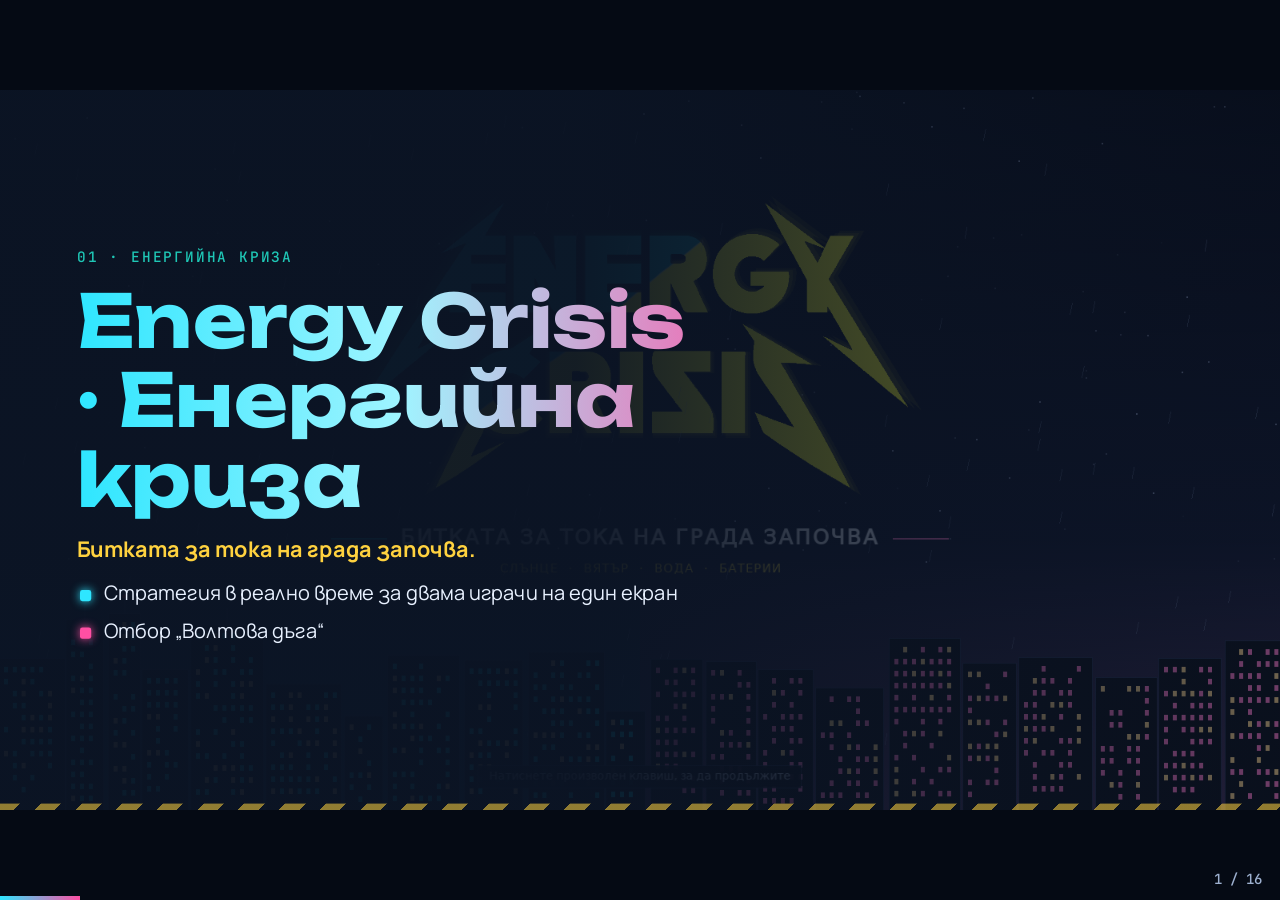
<file: presentation/index.html>
<!doctype html>
<html lang="bg">
<head>
<meta charset="utf-8">
<meta name="viewport" content="width=device-width,initial-scale=1">
<title>Energy Crisis · Волтова дъга</title>
<link rel="stylesheet" href="fonts/faces.css">
<style>
/* Arcade Neon deck: navy ground, P1 cyan, P2 pink, logo teal and yellow. 16:9 stage scaled to the window. */
:root {
  --ground: #0b1424; --panel: #111d33; --line: #1f3355; --text: #e8f1ff; --muted: #9db0cf;
  --cyan: #2ee6ff; --pink: #ff4fa3; --teal: #1fc7b6; --volt: #ffd23f;
  --display: "Unbounded", "Bahnschrift", "Segoe UI", sans-serif;
  --body: "Manrope", "Segoe UI", system-ui, sans-serif;
  --mono: "JetBrains Mono", Consolas, monospace;
}
* { box-sizing: border-box; }
html, body { margin: 0; height: 100%; background: #050a14; color: var(--text); font-family: var(--body); overflow: hidden; }
#stage { position: absolute; left: 50%; top: 50%; width: 1600px; height: 900px; transform-origin: 0 0; }
.slide { position: absolute; inset: 0; display: none; padding: 80px 96px 90px; gap: 56px;
  background: radial-gradient(1200px 700px at 85% 10%, rgba(46,230,255,.10), transparent 60%),
              radial-gradient(900px 600px at 0% 100%, rgba(255,79,163,.10), transparent 60%), var(--ground); }
.slide.active { display: flex; animation: in .45s ease both; }
@keyframes in { from { opacity: 0; transform: translateY(14px); } to { opacity: 1; transform: none; } }
@media (prefers-reduced-motion: reduce) { .slide.active { animation: none; } }
.slide::after { content: ""; position: absolute; left: 0; right: 0; bottom: 0; height: 8px;
  background: repeating-linear-gradient(135deg, var(--volt) 0 18px, transparent 18px 36px); opacity: .55; }
.copy { flex: 1 1 0; min-width: 0; display: flex; flex-direction: column; justify-content: center; gap: 18px; }
.media { flex: 1.15 1 0; min-width: 0; display: flex; flex-direction: column; justify-content: center; gap: 22px; }
.split.two .media figure { max-height: 340px; }
.kicker { font-family: var(--mono); font-size: 18px; letter-spacing: .14em; text-transform: uppercase; color: var(--teal); }
h2 { font-family: var(--display); font-weight: 700; font-size: 54px; line-height: 1.08; margin: 0; text-wrap: balance;
  background: linear-gradient(90deg, var(--cyan), #9ff4ff 45%, var(--pink)); -webkit-background-clip: text; background-clip: text; color: transparent; }
p { font-size: 27px; line-height: 1.45; margin: 0; color: var(--text); max-width: 34ch; }
.text p, .title p { max-width: 52ch; }
ul { margin: 0; padding: 0; list-style: none; display: grid; gap: 12px; }
li { font-size: 25px; line-height: 1.4; padding-left: 34px; position: relative; color: var(--text); }
li::before { content: ""; position: absolute; left: 4px; top: .55em; width: 14px; height: 14px; border-radius: 3px;
  background: var(--cyan); box-shadow: 0 0 12px var(--cyan); }
li:nth-child(even)::before { background: var(--pink); box-shadow: 0 0 12px var(--pink); }
b { color: var(--volt); font-weight: 700; }
code { font-family: var(--mono); font-size: .85em; color: var(--cyan); background: rgba(46,230,255,.08); padding: 1px 8px; border-radius: 6px; border: 1px solid rgba(46,230,255,.25); }
figure { margin: 0; border-radius: 14px; overflow: hidden; border: 2px solid var(--line); background: #000;
  box-shadow: 0 0 0 1px rgba(46,230,255,.25), 0 0 36px rgba(46,230,255,.18), 0 24px 60px rgba(0,0,0,.55); }
figure img { display: block; width: 100%; height: 100%; object-fit: cover; }
table { border-collapse: collapse; font-size: 21px; width: 100%; }
th, td { text-align: left; padding: 9px 14px; border-bottom: 1px solid var(--line); }
th { font-family: var(--mono); font-size: 16px; letter-spacing: .08em; text-transform: uppercase; color: var(--teal); }
td:first-child { color: var(--volt); font-weight: 700; }
.title { flex-direction: column; justify-content: center; align-items: flex-start;
  background: linear-gradient(90deg, rgba(11,20,36,.96) 0 45%, rgba(11,20,36,.55)), url(img/s01-intro.png) center/cover; }
.title .copy { flex: 0 0 auto; max-width: 900px; }
.title h2 { font-size: 92px; }
.title .media { display: none; }
.text li { font-size: 34px; } .text p { font-size: 34px; } .text h2 { font-size: 64px; } .text .copy { gap: 26px; } .text ul { gap: 20px; }
.notes { display: none; }
#bar { position: fixed; left: 0; bottom: 0; height: 4px; background: linear-gradient(90deg, var(--cyan), var(--pink)); transition: width .3s; }
#count { position: fixed; right: 18px; bottom: 12px; font-family: var(--mono); font-size: 14px; color: var(--muted); }
body.shownotes .slide.active .notes { display: block; position: absolute; left: 96px; right: 96px; bottom: 20px; font-size: 20px; color: var(--muted);
  background: rgba(5,10,20,.9); border: 1px solid var(--line); border-radius: 10px; padding: 12px 16px; }
@media print {
  @page { size: 1600px 900px; margin: 0; }
  html, body { overflow: visible; height: auto; background: var(--ground); }
  #stage { position: static; transform: none !important; width: 1600px; height: auto; }
  .slide { display: flex !important; position: relative; width: 1600px; height: 900px; page-break-after: always; animation: none !important; }
  #bar, #count { display: none; }
}
</style>
</head>
<body>
<div id="stage">
<section class="slide title" data-n="1"><div class="copy"><div class="kicker">01 · Енергийна криза</div><h2>Energy Crisis · Енергийна криза</h2><p><b>Битката за тока на града започва.</b></p><ul><li>Стратегия в реално време за двама играчи на един екран</li><li>Отбор „Волтова дъга“</li></ul></div><div class="media"><figure><img src="img/logo.png" alt=""></figure><figure><img src="img/s01-intro.png" alt=""></figure></div><aside class="notes">(0:00–0:15) Здравейте, ние сме отбор „Волтова дъга“, а това е Energy Crisis. Игра, в която двама играчи се борят да захранят един и същ град. Ще ви покажем защо това е по-трудно, отколкото звучи.</aside></section>
<section class="slide split" data-n="2"><div class="copy"><div class="kicker">02 · Енергийна криза</div><h2>21:00 ч. Зимна вечер. Няма вятър.</h2><p><b>Слънцето залезе преди три часа, а целият град току-що пусна печките и телевизорите. Откъде ще дойде токът?</b></p></div><div class="media"><figure><img src="img/s05-night.png" alt=""></figure></div><aside class="notes">(0:15–0:30) Представете си, че отговаряте за тока на цял град точно в този момент. Слънчевите панели дават нула, турбините стоят. Този въпрос е в основата на нашата игра.</aside></section>
<section class="slide text" data-n="3"><div class="copy"><div class="kicker">03 · Енергийна криза</div><h2>Проблемът: енергийният преход</h2><ul><li>България произвежда ток главно от АЕЦ „Козлодуй“ и въглищни централи като „Марица-изток“</li><li>Слънцето и вятърът са чисти, но <b>не работят по поръчка</b>: нощ, облаци, безветрие, зима</li><li>Най-голямото търсене е вечер (<b>вечерен пик</b>), точно когато слънцето вече е залязло</li><li>Истинският въпрос: <b>как да сменим източниците, без градът да угасне?</b></li></ul></div><aside class="notes">(0:30–0:55) Чистата енергия е лесна на хартия и трудна в девет вечерта. Слънцето дава най-много по обед, а хората имат нужда от ток вечер. Тази празнина между производството и търсенето е реален проблем за всяка енергийна система, включително нашата.</aside></section>
<section class="slide split" data-n="4"><div class="copy"><div class="kicker">04 · Енергийна криза</div><h2>Играта с едно изречение</h2><p><b>Двама енергийни магнати захранват един град. Който го захранва по-надеждно, печели територия.</b></p><ul><li><b>Добиваш</b> ресурси → <b>строиш</b> централи → <b>захранваш</b> града</li><li>Всяка сутрин в <b>06:00</b> градът проверява кой се е справил по-добре</li><li>Победа при <b>85%</b> от града или най-голям дял след ден 20</li><li>Срещу приятел на една клавиатура или срещу бот</li></ul></div><div class="media"><figure><img src="img/wave-a-game.png" alt=""></figure></div><aside class="notes">(0:55–1:15) Лявата половина е Западът, дясната е Изтокът, а по средата е градът. Добиваш дърво, желязо, мед и силиций, строиш слънчеви панели, турбини, ВЕЦ и батерии. Цялата игра е тази проста верига, но всяко звено крие решение.</aside></section>
<section class="slide split two" data-n="5"><div class="copy"><div class="kicker">05 · Енергийна криза</div><h2>Един ден от мача</h2><ul><li>Един игрови ден трае <b>90 секунди</b>, а мачът е около <b>20 дни</b> с <b>4 сезона</b></li><li>Време по сектори: слънце, дъжд, вятър, буря; зимата носи къс ден и сняг</li><li>Нощем слънцето дава 0 MW: печелят батериите, ВЕЦ и вятърът</li><li><b>06:00 · Отчет на града:</b> кой каква част от нуждата е покрил, до <b>12%</b> територия се мести</li></ul></div><div class="media"><figure><img src="img/s05-day.png" alt=""></figure><figure><img src="img/s05-night.png" alt=""></figure></div><aside class="notes">(1:15–1:40) За 20 минути играчът преживява цяла година. Всяка сутрин в 06:00 градът казва честно кой го е захранил. Ако сте пропуснали нощта, губите територия, колкото и мегавати да имате по обед.</aside></section>
<section class="slide split" data-n="6"><div class="copy"><div class="kicker">06 · Енергийна криза</div><h2>Важно е кога, а не само колко</h2><ul><li><b>Крива на търсенето:</b> вечер (17–22 ч.) градът иска до <b>1,4 пъти</b> повече, а токът се плаща по-скъпо</li><li><b>Четири квартала:</b> болница (24/7), индустрия, бизнес, домове; токът първо отива в болницата</li><li><b>Честота на мрежата 50 Hz:</b> при внезапна загуба на мощност пада; под <b>49,2 Hz</b> мощността е 70%, под <b>48 Hz</b> идва затъмнение</li><li><b>Съхранение:</b> батериите са бърз резерв, ВЕЦ дава „инерция“ на мрежата</li></ul></div><div class="media"><figure><img src="img/s06-grid-center.png" alt=""></figure></div><aside class="notes">(1:40–2:05) Тук играта става истинска енергийна система. Една слънчева централа може да изглежда силна, но ако вечер няма резерв, честотата пада и градът угасва. Точно така работят и реалните мрежи.</aside></section>
<section class="slide split" data-n="7"><div class="copy"><div class="kicker">07 · Енергийна криза</div><h2>Политика и пари</h2><ul><li><b>Градски събития:</b> 9 събития и 4 празника (Мартеница, Фестивал на розата…), обявени ден по-рано</li><li><b>Градски съвет:</b> три решения, двамата играчи гласуват тайно за 20 секунди</li><li><b>Договори и търгове:</b> градът предлага задачи, например „резерв в батериите за вечерния пик“</li><li><b>Борса и внос на ток:</b> всяка покупка вдига цената и за двамата; можеш да внесеш ток от съперника</li></ul></div><div class="media"><figure><img src="img/s07-council.png" alt=""></figure></div><aside class="notes">(2:05–2:25) Парите вече имат смисъл. Градът провежда търгове, съветът гласува, борсата реагира на търсенето. Съперникът може дори да ви продаде ток, ако реши, че това му е изгодно.</aside></section>
<section class="slide split two" data-n="8"><div class="copy"><div class="kicker">08 · Енергийна криза</div><h2>Всеки мач е различен</h2><ul><li><b>5 карти и генератор</b>, всички огледални: равни шансове за двамата</li><li><b>Терен:</b> река за ВЕЦ, хълм за вятър, ливада за слънце, гейзер; реката е обща за двамата</li><li><b>Темп, мутатори и харти:</b> БЛИЦ за 10 минути, ВЕЧНА ЗИМА, Соларен кооператив и още</li><li><b>Лаборатория:</b> 3 клона × 3 нива, на всяко ниво избираш <b>1 от 2</b> технологии</li></ul></div><div class="media"><figure><img src="img/s08-match-setup.png" alt=""></figure><figure><img src="img/s08-research.png" alt=""></figure></div><aside class="notes">(2:25–2:40) Преди мача избирате карта, темп, мутатори и стартова харта, а по време на мача и технологии. Не можете да имате всичко: всяка технология затваря друга.</aside></section>
<section class="slide split two" data-n="9"><div class="copy"><div class="kicker">09 · Енергийна криза</div><h2>Голямата енергия</h2><ul><li><b>АЕЦ:</b> 400 MW, но иска гориво всеки ден, загрява се цял ден и спира аварийно при мълния</li><li><b>Геотермална централа:</b> 70 MW денонощно, но само върху гейзер</li><li><b>Мегапроекти</b> от ден 8: Термоядрен реактор (500 MW), Космическа СЕЦ, ПАВЕЦ</li><li><b>Бедствия:</b> градушка, наводнение, пожар, земетресение; повредената сграда спира до ремонт</li></ul></div><div class="media"><figure><img src="img/s08-mega-site.png" alt=""></figure><figure><img src="img/s08-mega-progress.png" alt=""></figure></div><aside class="notes">(2:40–2:55) В късната игра идват големите решения. АЕЦ дава огромна мощност, но с гориво, бавен старт и риск. Мегапроектът се строи дни наред и двамата играчи виждат кой е по-близо до финала.</aside></section>
<section class="slide split two" data-n="10"><div class="copy"><div class="kicker">10 · Енергийна криза</div><h2>Съперници с характер</h2><ul><li>Ботът следи нуждата на града като <b>регулатор</b>: ЛЕСНО строи под нея, ТРУДНО с резерв</li><li><b>5 характера:</b> Хидро Барон, Слънчев Спринтер, Буреносец, Скъперника, Минен Магнат</li><li>Ботът ремонтира, проучва технологии, гласува в съвета и строи АЕЦ</li><li><b>НЕВЪЗМОЖНО (ОМЕГА):</b> спечели <b>180 от 180</b> симулирани мача</li></ul></div><div class="media"><figure><img src="img/s09-rivals.png" alt=""></figure><figure><img src="img/s09-omega-banner.png" alt=""></figure></div><aside class="notes">(2:55–3:15) Всеки бот играе по свой начин: Хидро Барон залага на реката, Буреносец чака бурите. Нивото НЕВЪЗМОЖНО не е нагласено на око: пуснахме 180 симулирани мача и то спечели всичките. Тестът пада, ако загуби дори веднъж.</aside></section>
<section class="slide split two" data-n="11"><div class="copy"><div class="kicker">11 · Енергийна криза</div><h2>Играта се вижда и чува</h2><ul><li><b>Кинематографично начало:</b> мълния удря логото и градът светва</li><li><b>Жив град:</b> небостъргачите растат и светят в цвета на играча, който ги захранва</li><li><b>Видима мрежа:</b> кабели и импулси, които текат по-бързо при повече MW</li><li><b>Авария в енергосистемата:</b> сирена и прозорците гаснат улица по улица</li><li><b>Процедурен звук:</b> 21 звука и музика, синтезирани от кода, без нито един звуков файл</li></ul></div><div class="media"><figure><img src="img/s10-blackout.png" alt=""></figure><figure><img src="img/s10-skyline.png" alt=""></figure></div><aside class="notes">(3:15–3:35) Искахме резултатът да се вижда без цифри. Когато някой не захрани града, чувате сирена и виждате как кварталите му угасват. А всеки звук, който ще чуете, е изчислен от програмата в момента.</aside></section>
<section class="slide split" data-n="12"><div class="copy"><div class="kicker">12 · Енергийна криза</div><h2>Какво научава играчът</h2><ul><li><b>Енергиен микс:</b> няма един перфектен източник; печели този, който ги съчетава</li><li><b>CO₂:</b> играта брои спестените тонове (около 0,4 т на MWh чиста енергия)</li><li><b>Истински компромиси:</b> мощност срещу надеждност, евтино сега срещу сигурно вечер, риск срещу разнообразие</li><li>Всичко се вижда на живо в <b>енергийното табло</b> (Tab)</li></ul></div><div class="media"><figure><img src="img/s11-dashboard.png" alt=""></figure></div><aside class="notes">(3:35–3:55) Никой не чете учебник, докато играе, но след един мач всеки разбира защо батериите и ВЕЦ са толкова важни. Играчът сам открива, че само слънце или само вятър не стигат. Това е енергийният преход, преживян, а не наизустен.</aside></section>
<section class="slide text" data-n="13"><div class="copy"><div class="kicker">13 · Енергийна криза</div><h2>Как е направена</h2><ul><li><b>C++17 + SFML 3</b>, без готов game engine</li><li><b>Детерминиран двигател:</b> фиксирана стъпка 1/60 s и RNG със seed; един seed дава един и същ мач при 30, 60 или 144 FPS</li><li><b>Правилата са отделени от графиката:</b> двигателят се тества <b>headless</b>, без прозорец</li><li><b>Процедурно съдържание:</b> иконите се рисуват с код, звукът се синтезира с код</li></ul></div><aside class="notes">(3:55–4:15) Написахме всичко на C++ със SFML, за да разберем как работи една игра отвътре. Правилата живеят отделно от картинката, затова можем да изиграем хиляди дни без прозорец. И понеже двигателят е детерминиран, един и същ seed дава абсолютно същия мач.</aside></section>
<section class="slide text" data-n="14"><div class="copy"><div class="kicker">14 · Енергийна криза</div><h2>Качество в числа</h2><ul><li><b>48</b> поправени грешки, всяка с регресионен тест</li><li><b>Над 13 000</b> автоматични проверки и стрес тест: <b>360</b> пълни мача, около <b>35 милиона</b> кадъра, <b>21</b> правила след всяка стъпка</li><li><b>Layout lint:</b> автоматична проверка, че всеки текст се побира в своята рамка</li><li><b>Text pooling:</b> кадърът падна от <b>~70 ms</b> на <b>~16 ms</b></li></ul></div><aside class="notes">(4:15–4:35) Отнесохме се към играта като към истински продукт. Например градът отчиташе деня два пъти, а батериите създаваха енергия от нищото; всяка такава грешка вече има тест, който не позволява да се върне. Дори проверката дали надписите се побират е автоматична.</aside></section>
<section class="slide split two" data-n="15"><div class="copy"><div class="kicker">15 · Енергийна криза</div><h2>Демо на живо: режим за журито (F9)</h2><ul><li><b>Един клавиш</b> пуска готов 3-минутен мач с надписи</li><li>Фиксиран seed и фиксирана стъпка: <b>всеки път е еднакво</b>, на сцената нищо не може да се обърка</li><li>Показва: добив, първи централи, ден и нощ, буря и мълния, отчети в 06:00, сезони, победа</li></ul></div><div class="media"><figure><img src="img/s14-cap-1.png" alt=""></figure><figure><img src="img/s14-cap-5.png" alt=""></figure></div><aside class="notes">(4:35–7:35) Сега ще видите играта на живо: натискаме F9 в главното меню. Говорим върху надписите: „Енергията буквално тече по кабелите към града“, „Слънцето залезе: който има батерии, продължава“, „Всяка сутрин градът проверява кой го е захранил“. Ако времето е малко, спираме след 1:30 с произволен клавиш.</aside></section>
<section class="slide split two" data-n="16"><div class="copy"><div class="kicker">16 · Енергийна криза</div><h2>Благодарим ви!</h2><p><b>Energy Crisis превръща енергийния преход от урок в състезание.</b></p><ul><li>Отбор „Волтова дъга“</li><li>Кодът и документацията: github.com/navigamer123/Energy-Crisis</li><li>Въпроси?</li></ul></div><div class="media"><figure><img src="img/logo.png" alt=""></figure><figure><img src="img/s01-intro.png" alt=""></figure></div><aside class="notes">(7:35–8:00) Всеки член на отбора казва с едно изречение какво е направил. Завършваме с изречението от слайда и каним журито да опита играта: един от тях срещу друг или срещу бота на ТРУДНО.</aside></section>

</div>
<div id="bar"></div><div id="count"></div>
<script>
(function () {
  var slides = [].slice.call(document.querySelectorAll('.slide'));
  var stage = document.getElementById('stage');
  var i = Math.max(0, Math.min(slides.length - 1, (parseInt(location.hash.slice(1), 10) || 1) - 1));
  function fit() {
    var s = Math.min(window.innerWidth / 1600, window.innerHeight / 900);
    stage.style.transform = 'scale(' + s + ') translate(-50%, -50%)';
    stage.style.transformOrigin = '0 0';
    stage.style.left = '50%'; stage.style.top = '50%';
    stage.style.transform = 'translate(-50%, -50%) scale(' + s + ')';
    stage.style.transformOrigin = 'center center';
  }
  function show(n) {
    i = Math.max(0, Math.min(slides.length - 1, n));
    slides.forEach(function (s, k) { s.classList.toggle('active', k === i); });
    document.getElementById('bar').style.width = ((i + 1) / slides.length * 100) + '%';
    document.getElementById('count').textContent = (i + 1) + ' / ' + slides.length;
    history.replaceState(null, '', '#' + (i + 1));
  }
  document.addEventListener('keydown', function (e) {
    if (['ArrowRight', 'PageDown', ' ', 'Enter'].indexOf(e.key) >= 0) { e.preventDefault(); show(i + 1); }
    else if (['ArrowLeft', 'PageUp', 'Backspace'].indexOf(e.key) >= 0) { e.preventDefault(); show(i - 1); }
    else if (e.key === 'Home') show(0);
    else if (e.key === 'End') show(slides.length - 1);
    else if (e.key === 'n' || e.key === 'N') document.body.classList.toggle('shownotes');
    else if (e.key === 'f' || e.key === 'F') { if (!document.fullscreenElement) document.documentElement.requestFullscreen(); else document.exitFullscreen(); }
  });
  document.addEventListener('click', function (e) { show(e.clientX > window.innerWidth / 3 ? i + 1 : i - 1); });
  window.addEventListener('resize', fit);
  if (location.search.indexOf('print') < 0) { fit(); show(i); }
})();
</script>
</body>
</html>
</file>
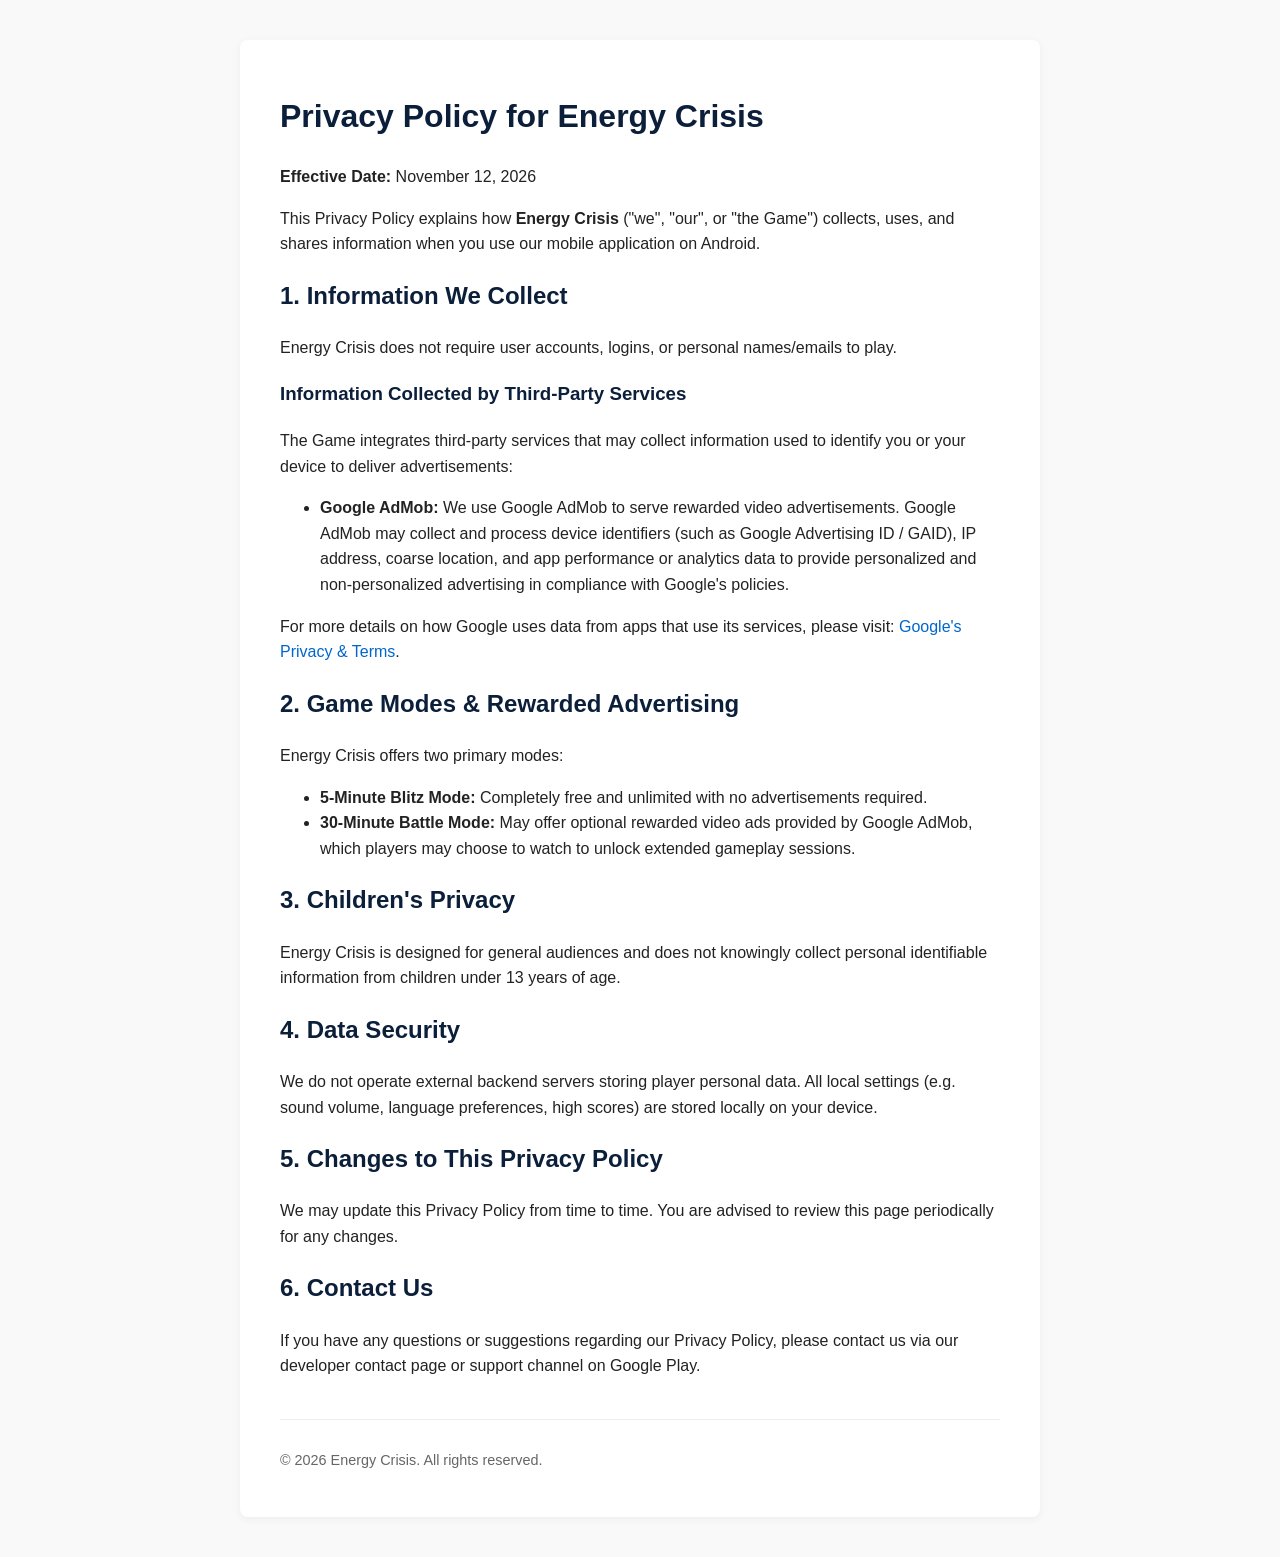
<file: playstore_assets/privacy_policy.html>
<!DOCTYPE html>
<html lang="en">
<head>
    <meta charset="UTF-8">
    <meta name="viewport" content="width=device-width, initial-scale=1.0">
    <title>Privacy Policy - Energy Crisis</title>
    <style>
        body {
            font-family: -apple-system, BlinkMacSystemFont, "Segoe UI", Roboto, Helvetica, Arial, sans-serif;
            line-height: 1.6;
            color: #222;
            max-width: 800px;
            margin: 40px auto;
            padding: 0 20px;
            background: #f9f9f9;
        }
        .container {
            background: #ffffff;
            padding: 30px 40px;
            border-radius: 8px;
            box-shadow: 0 2px 10px rgba(0,0,0,0.05);
        }
        h1, h2, h3 {
            color: #0b1f3a;
        }
        a {
            color: #0066cc;
            text-decoration: none;
        }
        a:hover {
            text-decoration: underline;
        }
        footer {
            margin-top: 40px;
            font-size: 0.9em;
            color: #666;
            border-top: 1px solid #eee;
            padding-top: 15px;
        }
    </style>
</head>
<body>
<div class="container">
    <h1>Privacy Policy for Energy Crisis</h1>
    <p><strong>Effective Date:</strong> November 12, 2026</p>

    <p>This Privacy Policy explains how <strong>Energy Crisis</strong> ("we", "our", or "the Game") collects, uses, and shares information when you use our mobile application on Android.</p>

    <h2>1. Information We Collect</h2>
    <p>Energy Crisis does not require user accounts, logins, or personal names/emails to play.</p>

    <h3>Information Collected by Third-Party Services</h3>
    <p>The Game integrates third-party services that may collect information used to identify you or your device to deliver advertisements:</p>
    <ul>
        <li><strong>Google AdMob:</strong> We use Google AdMob to serve rewarded video advertisements. Google AdMob may collect and process device identifiers (such as Google Advertising ID / GAID), IP address, coarse location, and app performance or analytics data to provide personalized and non-personalized advertising in compliance with Google's policies.</li>
    </ul>
    <p>For more details on how Google uses data from apps that use its services, please visit: <a href="https://policies.google.com/technologies/partner-sites" target="_blank" rel="noopener">Google's Privacy & Terms</a>.</p>

    <h2>2. Game Modes & Rewarded Advertising</h2>
    <p>Energy Crisis offers two primary modes:</p>
    <ul>
        <li><strong>5-Minute Blitz Mode:</strong> Completely free and unlimited with no advertisements required.</li>
        <li><strong>30-Minute Battle Mode:</strong> May offer optional rewarded video ads provided by Google AdMob, which players may choose to watch to unlock extended gameplay sessions.</li>
    </ul>

    <h2>3. Children's Privacy</h2>
    <p>Energy Crisis is designed for general audiences and does not knowingly collect personal identifiable information from children under 13 years of age.</p>

    <h2>4. Data Security</h2>
    <p>We do not operate external backend servers storing player personal data. All local settings (e.g. sound volume, language preferences, high scores) are stored locally on your device.</p>

    <h2>5. Changes to This Privacy Policy</h2>
    <p>We may update this Privacy Policy from time to time. You are advised to review this page periodically for any changes.</p>

    <h2>6. Contact Us</h2>
    <p>If you have any questions or suggestions regarding our Privacy Policy, please contact us via our developer contact page or support channel on Google Play.</p>

    <footer>
        <p>&copy; 2026 Energy Crisis. All rights reserved.</p>
    </footer>
</div>
</body>
</html>
</file>
<file: presentation/fonts/faces.css>
@font-face{font-family:'JetBrains Mono';font-style:normal;font-weight:500 700;font-display:swap;src:url(jetbrains-mono-cyrillic.woff2) format('woff2');unicode-range:U+0301, U+0400-045F, U+0490-0491, U+04B0-04B1, U+2116}
@font-face{font-family:'JetBrains Mono';font-style:normal;font-weight:500 700;font-display:swap;src:url(jetbrains-mono-latin.woff2) format('woff2');unicode-range:U+0000-00FF, U+0131, U+0152-0153, U+02BB-02BC, U+02C6, U+02DA, U+02DC, U+0304, U+0308, U+0329, U+2000-206F, U+20AC, U+2122, U+2191, U+2193, U+2212, U+2215, U+FEFF, U+FFFD}
@font-face{font-family:'JetBrains Mono';font-style:normal;font-weight:500 700;font-display:swap;src:url(jetbrains-mono-latin-ext.woff2) format('woff2');unicode-range:U+0100-02BA, U+02BD-02C5, U+02C7-02CC, U+02CE-02D7, U+02DD-02FF, U+0304, U+0308, U+0329, U+1D00-1DBF, U+1E00-1E9F, U+1EF2-1EFF, U+2020, U+20A0-20AB, U+20AD-20C0, U+2113, U+2C60-2C7F, U+A720-A7FF}
@font-face{font-family:'Manrope';font-style:normal;font-weight:400 800;font-display:swap;src:url(manrope-cyrillic.woff2) format('woff2');unicode-range:U+0301, U+0400-045F, U+0490-0491, U+04B0-04B1, U+2116}
@font-face{font-family:'Manrope';font-style:normal;font-weight:400 800;font-display:swap;src:url(manrope-latin.woff2) format('woff2');unicode-range:U+0000-00FF, U+0131, U+0152-0153, U+02BB-02BC, U+02C6, U+02DA, U+02DC, U+0304, U+0308, U+0329, U+2000-206F, U+20AC, U+2122, U+2191, U+2193, U+2212, U+2215, U+FEFF, U+FFFD}
@font-face{font-family:'Manrope';font-style:normal;font-weight:400 800;font-display:swap;src:url(manrope-latin-ext.woff2) format('woff2');unicode-range:U+0100-02BA, U+02BD-02C5, U+02C7-02CC, U+02CE-02D7, U+02DD-02FF, U+0304, U+0308, U+0329, U+1D00-1DBF, U+1E00-1E9F, U+1EF2-1EFF, U+2020, U+20A0-20AB, U+20AD-20C0, U+2113, U+2C60-2C7F, U+A720-A7FF}
@font-face{font-family:'Unbounded';font-style:normal;font-weight:500 800;font-display:swap;src:url(unbounded-cyrillic.woff2) format('woff2');unicode-range:U+0301, U+0400-045F, U+0490-0491, U+04B0-04B1, U+2116}
@font-face{font-family:'Unbounded';font-style:normal;font-weight:500 800;font-display:swap;src:url(unbounded-latin.woff2) format('woff2');unicode-range:U+0000-00FF, U+0131, U+0152-0153, U+02BB-02BC, U+02C6, U+02DA, U+02DC, U+0304, U+0308, U+0329, U+2000-206F, U+20AC, U+2122, U+2191, U+2193, U+2212, U+2215, U+FEFF, U+FFFD}
@font-face{font-family:'Unbounded';font-style:normal;font-weight:500 800;font-display:swap;src:url(unbounded-latin-ext.woff2) format('woff2');unicode-range:U+0100-02BA, U+02BD-02C5, U+02C7-02CC, U+02CE-02D7, U+02DD-02FF, U+0304, U+0308, U+0329, U+1D00-1DBF, U+1E00-1E9F, U+1EF2-1EFF, U+2020, U+20A0-20AB, U+20AD-20C0, U+2113, U+2C60-2C7F, U+A720-A7FF}
</file>
